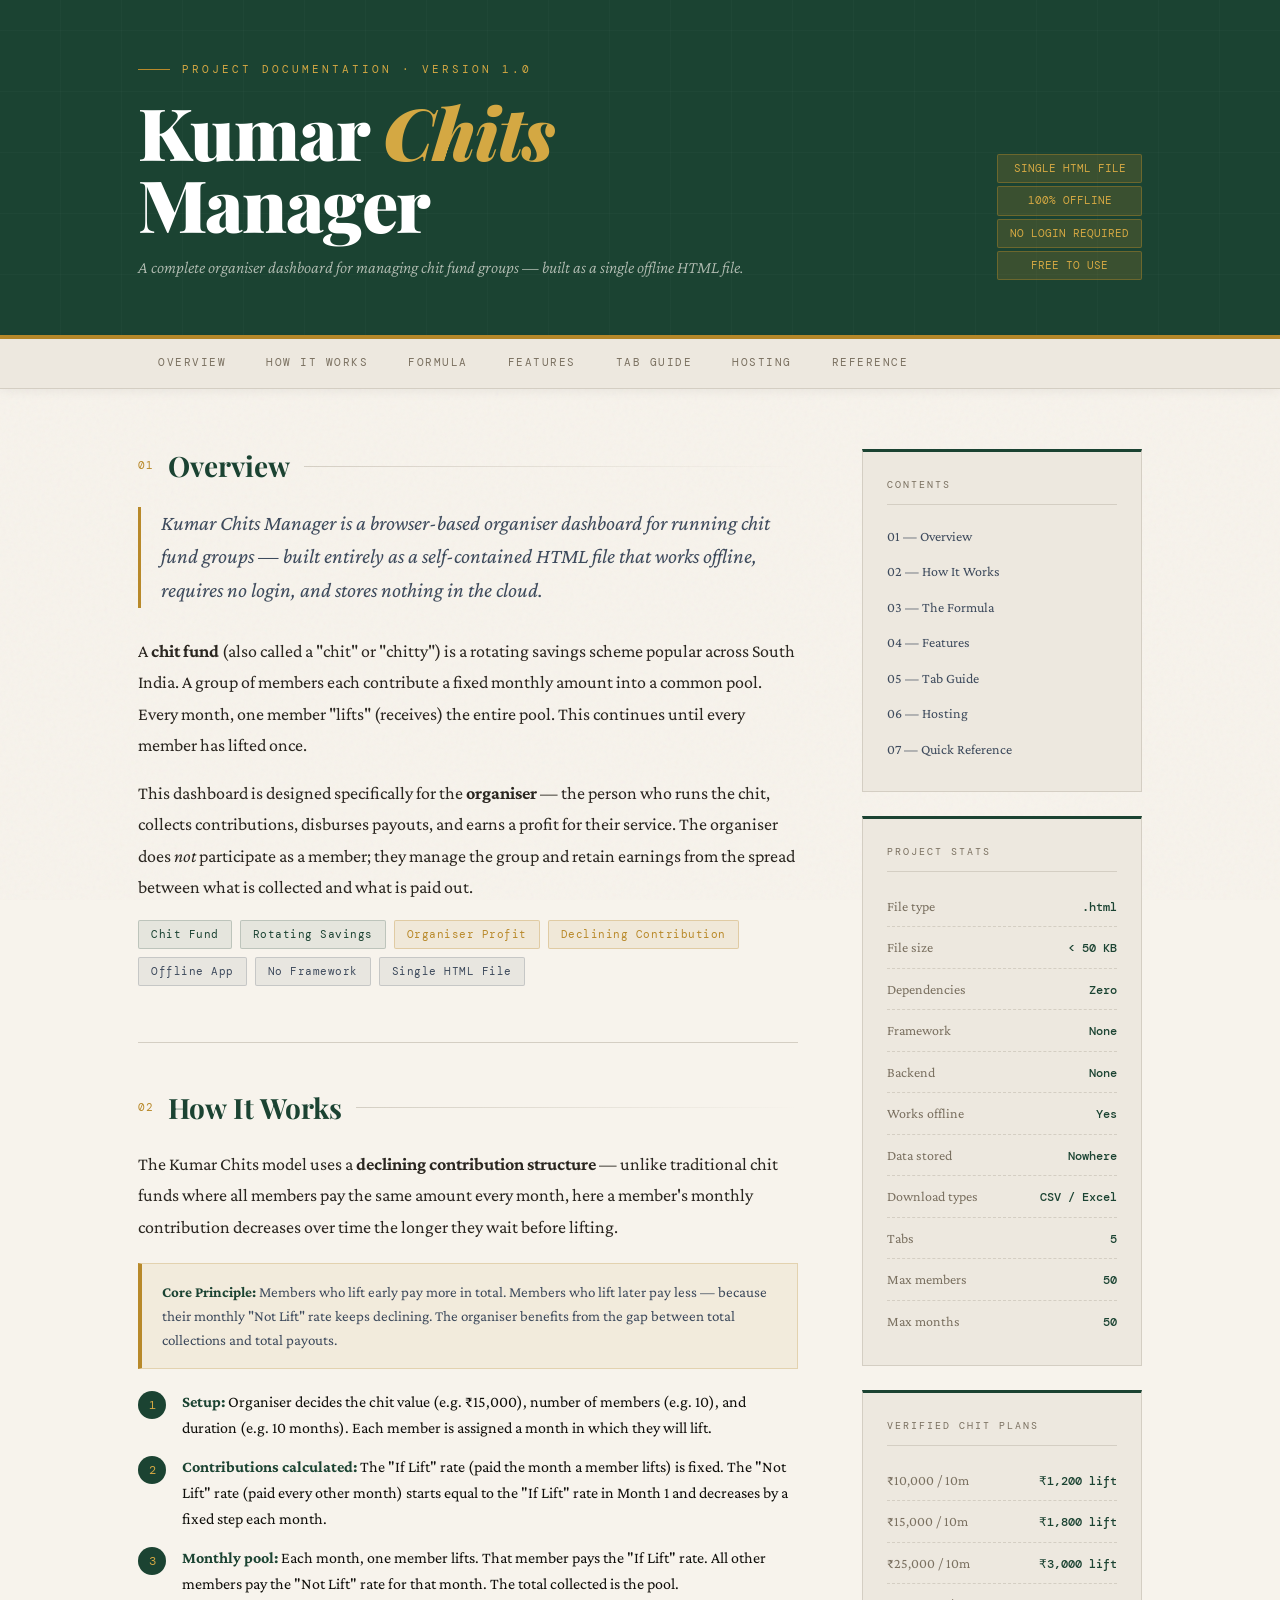
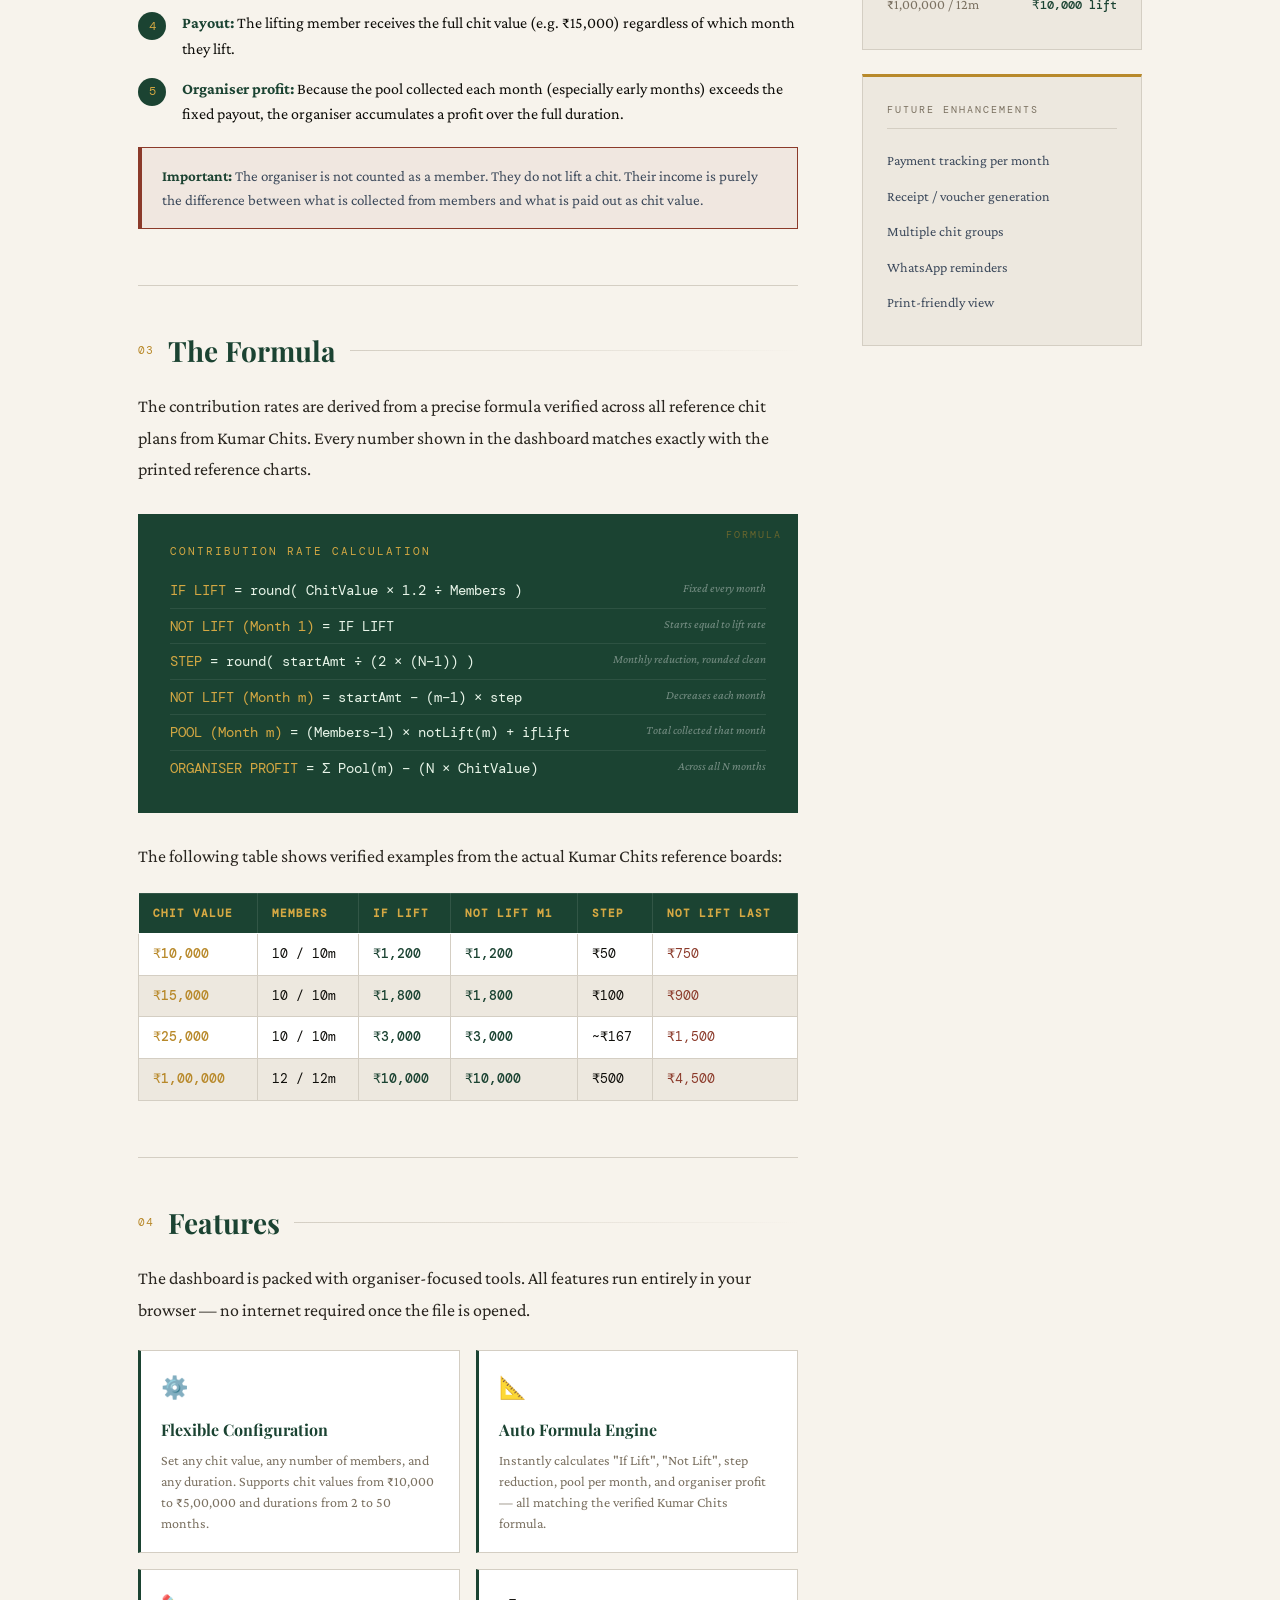
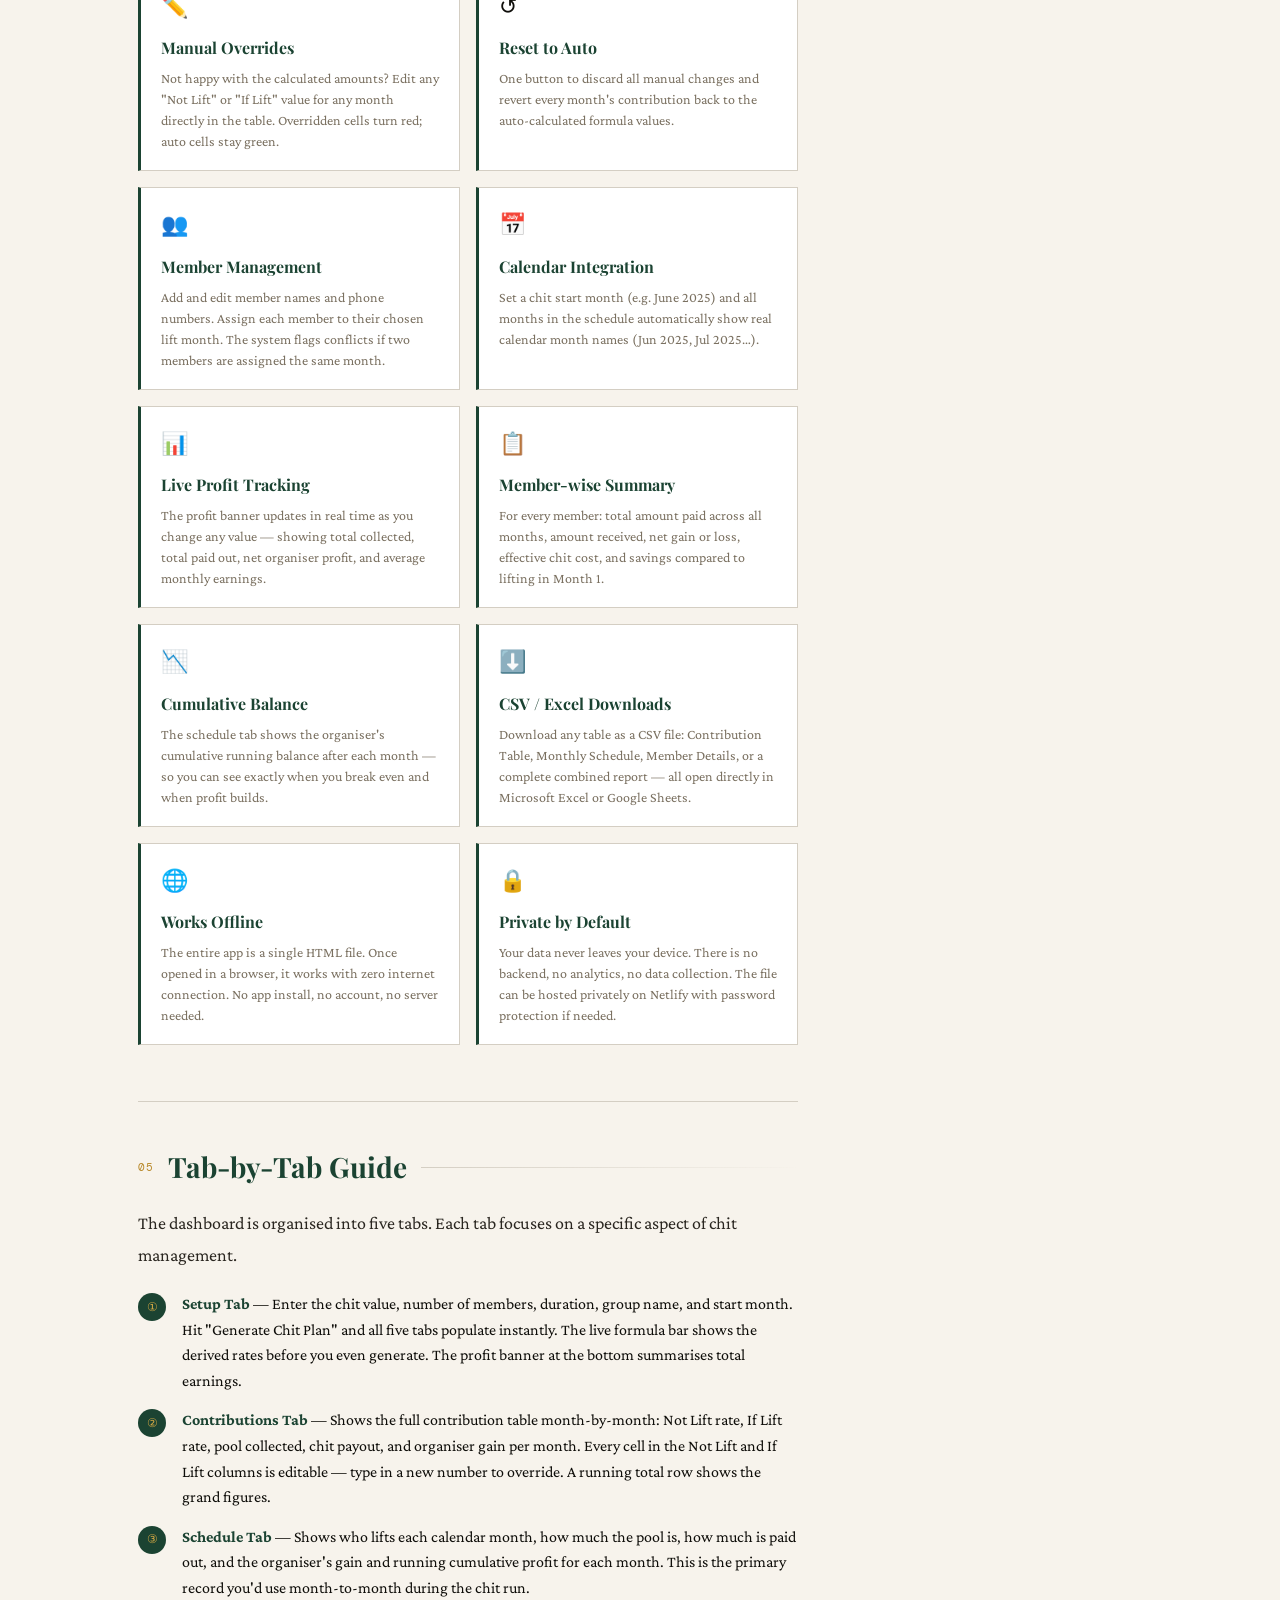
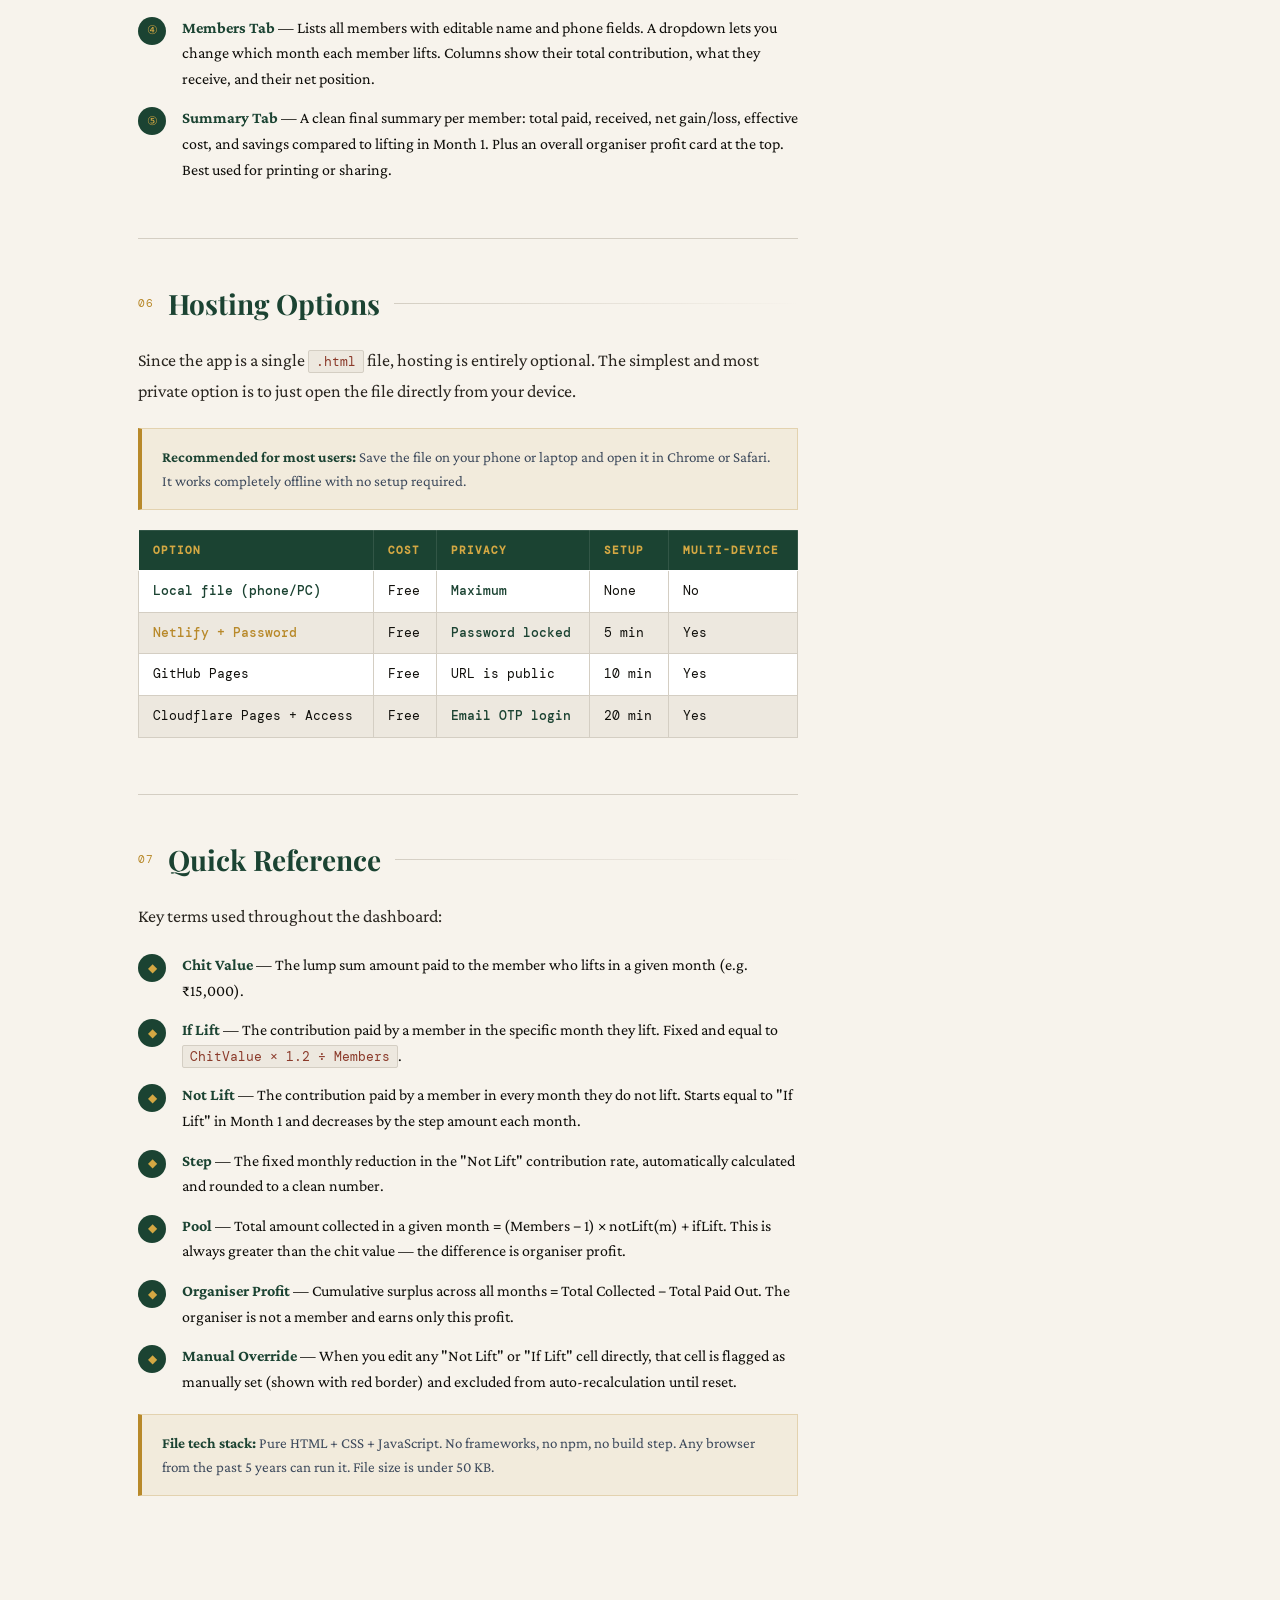
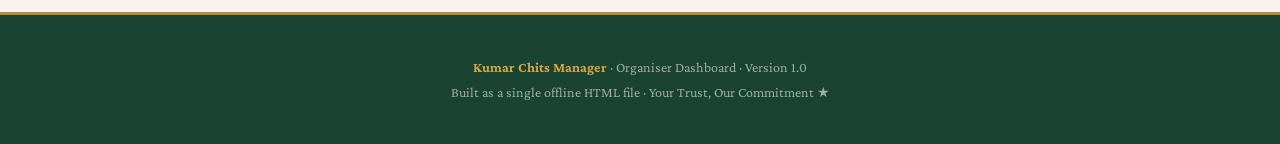
<file: README.html>
<!DOCTYPE html>
<html lang="en">
<head>
<meta charset="UTF-8">
<meta name="viewport" content="width=device-width, initial-scale=1.0">
<title>Kumar Chits — Project Wiki</title>
<link href="https://fonts.googleapis.com/css2?family=Playfair+Display:ital,wght@0,400;0,700;0,900;1,400;1,700&family=Crimson+Pro:ital,wght@0,300;0,400;0,600;1,300;1,400&family=DM+Mono:wght@400;500&display=swap" rel="stylesheet">
<style>
:root {
  --ink: #0F0E0A;
  --paper: #F7F3EC;
  --paper2: #EDE8DF;
  --gold: #B8892A;
  --gold-light: #D4A843;
  --green: #1B4332;
  --green-light: #2D6A4F;
  --rust: #8B3A2A;
  --slate: #3D4A5C;
  --muted: #7A7060;
  --rule: #D4CEC3;
}

* { margin:0; padding:0; box-sizing:border-box; }

html { scroll-behavior: smooth; }

body {
  background: var(--paper);
  color: var(--ink);
  font-family: 'Crimson Pro', Georgia, serif;
  font-size: 18px;
  line-height: 1.75;
  min-height: 100vh;
}

/* GRAIN TEXTURE */
body::before {
  content:'';
  position:fixed; inset:0;
  background-image: url("data:image/svg+xml,%3Csvg viewBox='0 0 256 256' xmlns='http://www.w3.org/2000/svg'%3E%3Cfilter id='noise'%3E%3CfeTurbulence type='fractalNoise' baseFrequency='0.9' numOctaves='4' stitchTiles='stitch'/%3E%3C/filter%3E%3Crect width='100%25' height='100%25' filter='url(%23noise)' opacity='0.04'/%3E%3C/svg%3E");
  pointer-events:none; z-index:0;
}

/* PAGE LAYOUT */
.page { position:relative; z-index:1; }

/* MASTHEAD */
.masthead {
  background: var(--green);
  color: var(--paper);
  padding: 0;
  border-bottom: 4px solid var(--gold);
  position: relative;
  overflow: hidden;
}

.masthead::before {
  content:'';
  position:absolute; inset:0;
  background: repeating-linear-gradient(
    90deg,
    transparent, transparent 60px,
    rgba(255,255,255,0.02) 60px, rgba(255,255,255,0.02) 61px
  ), repeating-linear-gradient(
    0deg,
    transparent, transparent 60px,
    rgba(255,255,255,0.02) 60px, rgba(255,255,255,0.02) 61px
  );
}

.masthead-inner {
  position: relative;
  max-width: 1100px;
  margin: 0 auto;
  padding: 60px 48px 52px;
  display: grid;
  grid-template-columns: 1fr auto;
  gap: 40px;
  align-items: end;
}

.masthead-eyebrow {
  font-family: 'DM Mono', monospace;
  font-size: 11px;
  letter-spacing: 3px;
  text-transform: uppercase;
  color: var(--gold-light);
  margin-bottom: 16px;
  display: flex;
  align-items: center;
  gap: 12px;
}

.masthead-eyebrow::before {
  content:'';
  width:32px; height:1px;
  background: var(--gold);
}

.masthead h1 {
  font-family: 'Playfair Display', serif;
  font-size: clamp(42px, 6vw, 72px);
  font-weight: 900;
  line-height: 1;
  letter-spacing: -1px;
  color: #fff;
  margin-bottom: 8px;
}

.masthead h1 span { color: var(--gold-light); font-style: italic; }

.masthead-sub {
  font-size: 17px;
  color: rgba(247,243,236,0.7);
  font-style: italic;
  font-weight: 300;
  margin-top: 14px;
}

.masthead-meta {
  text-align: right;
}

.meta-pill {
  display: inline-block;
  background: rgba(184,137,42,0.2);
  border: 1px solid rgba(184,137,42,0.4);
  color: var(--gold-light);
  font-family: 'DM Mono', monospace;
  font-size: 11px;
  padding: 4px 12px;
  border-radius: 2px;
  margin: 3px 0;
  display: block;
  text-align: center;
}

.masthead-stamp {
  font-family: 'Playfair Display', serif;
  font-size: 64px;
  color: rgba(184,137,42,0.15);
  line-height: 1;
  position: absolute;
  right: 48px;
  top: 50%;
  transform: translateY(-50%);
  font-style: italic;
  pointer-events: none;
  user-select: none;
}

/* NAV */
nav {
  background: var(--paper2);
  border-bottom: 1px solid var(--rule);
  position: sticky;
  top: 0;
  z-index: 100;
  box-shadow: 0 2px 12px rgba(0,0,0,0.06);
}

.nav-inner {
  max-width: 1100px;
  margin: 0 auto;
  padding: 0 48px;
  display: flex;
  gap: 0;
  overflow-x: auto;
}

.nav-inner a {
  font-family: 'DM Mono', monospace;
  font-size: 11px;
  letter-spacing: 1.5px;
  text-transform: uppercase;
  color: var(--muted);
  text-decoration: none;
  padding: 14px 20px;
  border-bottom: 2px solid transparent;
  white-space: nowrap;
  transition: all 0.2s;
}

.nav-inner a:hover {
  color: var(--green);
  border-bottom-color: var(--gold);
}

/* CONTENT */
.content {
  max-width: 1100px;
  margin: 0 auto;
  padding: 60px 48px;
  display: grid;
  grid-template-columns: 1fr 280px;
  gap: 64px;
  align-items: start;
}

/* SIDEBAR */
.sidebar {
  position: sticky;
  top: 80px;
}

.sidebar-box {
  background: var(--paper2);
  border: 1px solid var(--rule);
  border-top: 3px solid var(--green);
  padding: 24px;
  margin-bottom: 24px;
}

.sidebar-title {
  font-family: 'DM Mono', monospace;
  font-size: 10px;
  letter-spacing: 2px;
  text-transform: uppercase;
  color: var(--muted);
  margin-bottom: 14px;
  padding-bottom: 10px;
  border-bottom: 1px solid var(--rule);
}

.sidebar-box a {
  display: block;
  font-size: 14px;
  color: var(--slate);
  text-decoration: none;
  padding: 5px 0;
  border-bottom: 1px solid transparent;
  transition: all 0.15s;
}

.sidebar-box a:hover { color: var(--green); border-bottom-color: var(--gold); padding-left: 6px; }

.stat-item {
  display: flex;
  justify-content: space-between;
  align-items: baseline;
  padding: 8px 0;
  border-bottom: 1px dashed var(--rule);
  font-size: 14px;
}
.stat-item:last-child { border-bottom: none; }
.stat-label { color: var(--muted); }
.stat-val { font-family: 'DM Mono', monospace; font-size: 12px; color: var(--green); font-weight: 500; }

/* ARTICLE */
article { min-width: 0; }

/* SECTION */
.wiki-section {
  margin-bottom: 56px;
  scroll-margin-top: 80px;
}

.section-rule {
  display: flex;
  align-items: center;
  gap: 14px;
  margin-bottom: 24px;
}

.section-num {
  font-family: 'DM Mono', monospace;
  font-size: 11px;
  color: var(--gold);
  letter-spacing: 1px;
  flex-shrink: 0;
}

h2 {
  font-family: 'Playfair Display', serif;
  font-size: 28px;
  font-weight: 700;
  color: var(--green);
  line-height: 1.2;
}

.section-line {
  flex: 1;
  height: 1px;
  background: linear-gradient(90deg, var(--rule), transparent);
}

p { margin-bottom: 16px; color: #2A2620; }

p:last-child { margin-bottom: 0; }

/* LEAD */
.lead {
  font-size: 21px;
  line-height: 1.6;
  color: var(--slate);
  font-style: italic;
  border-left: 3px solid var(--gold);
  padding-left: 20px;
  margin-bottom: 28px;
}

/* FEATURES GRID */
.feature-grid {
  display: grid;
  grid-template-columns: 1fr 1fr;
  gap: 16px;
  margin: 24px 0;
}

.feature-card {
  background: #fff;
  border: 1px solid var(--rule);
  border-left: 3px solid var(--green);
  padding: 18px 20px;
  transition: all 0.2s;
}

.feature-card:hover {
  border-left-color: var(--gold);
  box-shadow: 0 4px 16px rgba(0,0,0,0.06);
  transform: translateY(-2px);
}

.feature-icon {
  font-size: 22px;
  margin-bottom: 8px;
  display: block;
}

.feature-title {
  font-family: 'Playfair Display', serif;
  font-size: 16px;
  font-weight: 700;
  color: var(--green);
  margin-bottom: 6px;
}

.feature-desc {
  font-size: 14px;
  line-height: 1.5;
  color: var(--muted);
  margin: 0;
}

/* FORMULA BOX */
.formula-box {
  background: var(--green);
  color: var(--paper);
  padding: 28px 32px;
  margin: 28px 0;
  position: relative;
  overflow: hidden;
}

.formula-box::before {
  content: 'FORMULA';
  position: absolute;
  top: 12px; right: 16px;
  font-family: 'DM Mono', monospace;
  font-size: 10px;
  letter-spacing: 2px;
  color: rgba(184,137,42,0.5);
}

.formula-title {
  font-family: 'DM Mono', monospace;
  font-size: 11px;
  letter-spacing: 2px;
  color: var(--gold-light);
  text-transform: uppercase;
  margin-bottom: 12px;
}

.formula-line {
  font-family: 'DM Mono', monospace;
  font-size: 14px;
  color: #E8F5E9;
  padding: 5px 0;
  border-bottom: 1px solid rgba(255,255,255,0.08);
  display: flex;
  justify-content: space-between;
  gap: 16px;
  flex-wrap: wrap;
}

.formula-line:last-child { border-bottom: none; }
.formula-key { color: var(--gold-light); }
.formula-comment { color: rgba(255,255,255,0.4); font-size: 12px; font-style: italic; font-family: 'Crimson Pro', serif; }

/* REFERENCE TABLE */
.ref-table {
  width: 100%;
  border-collapse: collapse;
  margin: 20px 0;
  font-size: 14px;
}

.ref-table th {
  background: var(--green);
  color: var(--gold-light);
  font-family: 'DM Mono', monospace;
  font-size: 11px;
  letter-spacing: 1px;
  text-transform: uppercase;
  padding: 10px 14px;
  text-align: left;
  border: 1px solid rgba(255,255,255,0.1);
}

.ref-table td {
  padding: 9px 14px;
  border: 1px solid var(--rule);
  font-family: 'DM Mono', monospace;
  font-size: 13px;
}

.ref-table tr:nth-child(even) td { background: var(--paper2); }
.ref-table tr:nth-child(odd) td { background: #fff; }
.ref-table .td-green { color: var(--green); font-weight: 500; }
.ref-table .td-gold { color: var(--gold); font-weight: 500; }
.ref-table .td-rust { color: var(--rust); }

/* CALLOUT */
.callout {
  background: rgba(184,137,42,0.08);
  border: 1px solid rgba(184,137,42,0.25);
  border-left: 4px solid var(--gold);
  padding: 16px 20px;
  margin: 20px 0;
  font-size: 15px;
  line-height: 1.6;
  color: var(--slate);
}

.callout strong { color: var(--green); }

.callout-warn {
  background: rgba(139,58,42,0.06);
  border-color: var(--rust);
  border-left-color: var(--rust);
}

/* STEP LIST */
.step-list { margin: 20px 0; list-style: none; }
.step-list li {
  display: flex;
  gap: 16px;
  margin-bottom: 14px;
  align-items: flex-start;
}
.step-num {
  flex-shrink: 0;
  width: 28px; height: 28px;
  background: var(--green);
  color: var(--gold-light);
  font-family: 'DM Mono', monospace;
  font-size: 12px;
  border-radius: 50%;
  display: flex; align-items: center; justify-content: center;
  margin-top: 2px;
}
.step-body { font-size: 16px; line-height: 1.6; }
.step-body strong { color: var(--green); }

/* INLINE CODE */
code {
  font-family: 'DM Mono', monospace;
  font-size: 13px;
  background: var(--paper2);
  border: 1px solid var(--rule);
  padding: 2px 7px;
  border-radius: 2px;
  color: var(--rust);
}

/* TAG LIST */
.tag-list { display: flex; flex-wrap: wrap; gap: 8px; margin: 16px 0; }
.tag {
  font-family: 'DM Mono', monospace;
  font-size: 11px;
  letter-spacing: 0.5px;
  padding: 4px 12px;
  border-radius: 2px;
  border: 1px solid;
}
.tag-green { background: rgba(27,67,50,0.08); border-color: rgba(27,67,50,0.2); color: var(--green); }
.tag-gold { background: rgba(184,137,42,0.1); border-color: rgba(184,137,42,0.3); color: var(--gold); }
.tag-slate { background: rgba(61,74,92,0.08); border-color: rgba(61,74,92,0.2); color: var(--slate); }

/* DIVIDER */
.divider {
  border: none;
  border-top: 1px solid var(--rule);
  margin: 48px 0;
}

/* FOOTER */
footer {
  background: var(--green);
  color: rgba(247,243,236,0.6);
  padding: 40px 48px;
  text-align: center;
  border-top: 3px solid var(--gold);
  font-size: 14px;
}

footer strong { color: var(--gold-light); }

/* PRINT */
@media print {
  nav, .sidebar { display: none; }
  .content { grid-template-columns: 1fr; }
}

@media (max-width: 900px) {
  .masthead-inner { grid-template-columns: 1fr; }
  .masthead-stamp { display: none; }
  .content { grid-template-columns: 1fr; padding: 32px 20px; }
  .sidebar { position: static; }
  .feature-grid { grid-template-columns: 1fr; }
  .nav-inner { padding: 0 20px; }
  .masthead-inner { padding: 40px 24px 36px; }
}
</style>
</head>
<body>
<div class="page">

<!-- MASTHEAD -->
<header class="masthead">
  <div class="masthead-inner">
    <div>
      <div class="masthead-eyebrow">Project Documentation · Version 1.0</div>
      <h1>Kumar <span>Chits</span><br>Manager</h1>
      <p class="masthead-sub">A complete organiser dashboard for managing chit fund groups — built as a single offline HTML file.</p>
    </div>
    <div class="masthead-meta">
      <div class="meta-pill">SINGLE HTML FILE</div>
      <div class="meta-pill">100% OFFLINE</div>
      <div class="meta-pill">NO LOGIN REQUIRED</div>
      <div class="meta-pill">FREE TO USE</div>
    </div>
  </div>
</header>

<!-- NAV -->
<nav>
  <div class="nav-inner">
    <a href="#overview">Overview</a>
    <a href="#how-it-works">How It Works</a>
    <a href="#formula">Formula</a>
    <a href="#features">Features</a>
    <a href="#tabs">Tab Guide</a>
    <a href="#hosting">Hosting</a>
    <a href="#reference">Reference</a>
  </div>
</nav>

<div class="content">

<!-- MAIN ARTICLE -->
<article>

  <!-- OVERVIEW -->
  <section class="wiki-section" id="overview">
    <div class="section-rule">
      <span class="section-num">01</span>
      <h2>Overview</h2>
      <div class="section-line"></div>
    </div>

    <p class="lead">Kumar Chits Manager is a browser-based organiser dashboard for running chit fund groups — built entirely as a self-contained HTML file that works offline, requires no login, and stores nothing in the cloud.</p>

    <p>A <strong>chit fund</strong> (also called a "chit" or "chitty") is a rotating savings scheme popular across South India. A group of members each contribute a fixed monthly amount into a common pool. Every month, one member "lifts" (receives) the entire pool. This continues until every member has lifted once.</p>

    <p>This dashboard is designed specifically for the <strong>organiser</strong> — the person who runs the chit, collects contributions, disburses payouts, and earns a profit for their service. The organiser does <em>not</em> participate as a member; they manage the group and retain earnings from the spread between what is collected and what is paid out.</p>

    <div class="tag-list">
      <span class="tag tag-green">Chit Fund</span>
      <span class="tag tag-green">Rotating Savings</span>
      <span class="tag tag-gold">Organiser Profit</span>
      <span class="tag tag-gold">Declining Contribution</span>
      <span class="tag tag-slate">Offline App</span>
      <span class="tag tag-slate">No Framework</span>
      <span class="tag tag-slate">Single HTML File</span>
    </div>
  </section>

  <hr class="divider">

  <!-- HOW IT WORKS -->
  <section class="wiki-section" id="how-it-works">
    <div class="section-rule">
      <span class="section-num">02</span>
      <h2>How It Works</h2>
      <div class="section-line"></div>
    </div>

    <p>The Kumar Chits model uses a <strong>declining contribution structure</strong> — unlike traditional chit funds where all members pay the same amount every month, here a member's monthly contribution decreases over time the longer they wait before lifting.</p>

    <div class="callout">
      <strong>Core Principle:</strong> Members who lift early pay more in total. Members who lift later pay less — because their monthly "Not Lift" rate keeps declining. The organiser benefits from the gap between total collections and total payouts.
    </div>

    <ul class="step-list">
      <li>
        <div class="step-num">1</div>
        <div class="step-body"><strong>Setup:</strong> Organiser decides the chit value (e.g. ₹15,000), number of members (e.g. 10), and duration (e.g. 10 months). Each member is assigned a month in which they will lift.</div>
      </li>
      <li>
        <div class="step-num">2</div>
        <div class="step-body"><strong>Contributions calculated:</strong> The "If Lift" rate (paid the month a member lifts) is fixed. The "Not Lift" rate (paid every other month) starts equal to the "If Lift" rate in Month 1 and decreases by a fixed step each month.</div>
      </li>
      <li>
        <div class="step-num">3</div>
        <div class="step-body"><strong>Monthly pool:</strong> Each month, one member lifts. That member pays the "If Lift" rate. All other members pay the "Not Lift" rate for that month. The total collected is the pool.</div>
      </li>
      <li>
        <div class="step-num">4</div>
        <div class="step-body"><strong>Payout:</strong> The lifting member receives the full chit value (e.g. ₹15,000) regardless of which month they lift.</div>
      </li>
      <li>
        <div class="step-num">5</div>
        <div class="step-body"><strong>Organiser profit:</strong> Because the pool collected each month (especially early months) exceeds the fixed payout, the organiser accumulates a profit over the full duration.</div>
      </li>
    </ul>

    <div class="callout callout-warn">
      <strong>Important:</strong> The organiser is not counted as a member. They do not lift a chit. Their income is purely the difference between what is collected from members and what is paid out as chit value.
    </div>
  </section>

  <hr class="divider">

  <!-- FORMULA -->
  <section class="wiki-section" id="formula">
    <div class="section-rule">
      <span class="section-num">03</span>
      <h2>The Formula</h2>
      <div class="section-line"></div>
    </div>

    <p>The contribution rates are derived from a precise formula verified across all reference chit plans from Kumar Chits. Every number shown in the dashboard matches exactly with the printed reference charts.</p>

    <div class="formula-box">
      <div class="formula-title">Contribution Rate Calculation</div>
      <div class="formula-line">
        <span><span class="formula-key">IF LIFT</span> = round( ChitValue × 1.2 ÷ Members )</span>
        <span class="formula-comment">Fixed every month</span>
      </div>
      <div class="formula-line">
        <span><span class="formula-key">NOT LIFT (Month 1)</span> = IF LIFT</span>
        <span class="formula-comment">Starts equal to lift rate</span>
      </div>
      <div class="formula-line">
        <span><span class="formula-key">STEP</span> = round( startAmt ÷ (2 × (N−1)) )</span>
        <span class="formula-comment">Monthly reduction, rounded clean</span>
      </div>
      <div class="formula-line">
        <span><span class="formula-key">NOT LIFT (Month m)</span> = startAmt − (m−1) × step</span>
        <span class="formula-comment">Decreases each month</span>
      </div>
      <div class="formula-line">
        <span><span class="formula-key">POOL (Month m)</span> = (Members−1) × notLift(m) + ifLift</span>
        <span class="formula-comment">Total collected that month</span>
      </div>
      <div class="formula-line">
        <span><span class="formula-key">ORGANISER PROFIT</span> = Σ Pool(m) − (N × ChitValue)</span>
        <span class="formula-comment">Across all N months</span>
      </div>
    </div>

    <p>The following table shows verified examples from the actual Kumar Chits reference boards:</p>

    <table class="ref-table">
      <thead>
        <tr>
          <th>Chit Value</th>
          <th>Members</th>
          <th>If Lift</th>
          <th>Not Lift M1</th>
          <th>Step</th>
          <th>Not Lift Last</th>
        </tr>
      </thead>
      <tbody>
        <tr>
          <td class="td-gold">₹10,000</td>
          <td>10 / 10m</td>
          <td class="td-green">₹1,200</td>
          <td class="td-green">₹1,200</td>
          <td>₹50</td>
          <td class="td-rust">₹750</td>
        </tr>
        <tr>
          <td class="td-gold">₹15,000</td>
          <td>10 / 10m</td>
          <td class="td-green">₹1,800</td>
          <td class="td-green">₹1,800</td>
          <td>₹100</td>
          <td class="td-rust">₹900</td>
        </tr>
        <tr>
          <td class="td-gold">₹25,000</td>
          <td>10 / 10m</td>
          <td class="td-green">₹3,000</td>
          <td class="td-green">₹3,000</td>
          <td>~₹167</td>
          <td class="td-rust">₹1,500</td>
        </tr>
        <tr>
          <td class="td-gold">₹1,00,000</td>
          <td>12 / 12m</td>
          <td class="td-green">₹10,000</td>
          <td class="td-green">₹10,000</td>
          <td>₹500</td>
          <td class="td-rust">₹4,500</td>
        </tr>
      </tbody>
    </table>
  </section>

  <hr class="divider">

  <!-- FEATURES -->
  <section class="wiki-section" id="features">
    <div class="section-rule">
      <span class="section-num">04</span>
      <h2>Features</h2>
      <div class="section-line"></div>
    </div>

    <p>The dashboard is packed with organiser-focused tools. All features run entirely in your browser — no internet required once the file is opened.</p>

    <div class="feature-grid">

      <div class="feature-card">
        <span class="feature-icon">⚙️</span>
        <div class="feature-title">Flexible Configuration</div>
        <p class="feature-desc">Set any chit value, any number of members, and any duration. Supports chit values from ₹10,000 to ₹5,00,000 and durations from 2 to 50 months.</p>
      </div>

      <div class="feature-card">
        <span class="feature-icon">📐</span>
        <div class="feature-title">Auto Formula Engine</div>
        <p class="feature-desc">Instantly calculates "If Lift", "Not Lift", step reduction, pool per month, and organiser profit — all matching the verified Kumar Chits formula.</p>
      </div>

      <div class="feature-card">
        <span class="feature-icon">✏️</span>
        <div class="feature-title">Manual Overrides</div>
        <p class="feature-desc">Not happy with the calculated amounts? Edit any "Not Lift" or "If Lift" value for any month directly in the table. Overridden cells turn red; auto cells stay green.</p>
      </div>

      <div class="feature-card">
        <span class="feature-icon">↺</span>
        <div class="feature-title">Reset to Auto</div>
        <p class="feature-desc">One button to discard all manual changes and revert every month's contribution back to the auto-calculated formula values.</p>
      </div>

      <div class="feature-card">
        <span class="feature-icon">👥</span>
        <div class="feature-title">Member Management</div>
        <p class="feature-desc">Add and edit member names and phone numbers. Assign each member to their chosen lift month. The system flags conflicts if two members are assigned the same month.</p>
      </div>

      <div class="feature-card">
        <span class="feature-icon">📅</span>
        <div class="feature-title">Calendar Integration</div>
        <p class="feature-desc">Set a chit start month (e.g. June 2025) and all months in the schedule automatically show real calendar month names (Jun 2025, Jul 2025…).</p>
      </div>

      <div class="feature-card">
        <span class="feature-icon">📊</span>
        <div class="feature-title">Live Profit Tracking</div>
        <p class="feature-desc">The profit banner updates in real time as you change any value — showing total collected, total paid out, net organiser profit, and average monthly earnings.</p>
      </div>

      <div class="feature-card">
        <span class="feature-icon">📋</span>
        <div class="feature-title">Member-wise Summary</div>
        <p class="feature-desc">For every member: total amount paid across all months, amount received, net gain or loss, effective chit cost, and savings compared to lifting in Month 1.</p>
      </div>

      <div class="feature-card">
        <span class="feature-icon">📉</span>
        <div class="feature-title">Cumulative Balance</div>
        <p class="feature-desc">The schedule tab shows the organiser's cumulative running balance after each month — so you can see exactly when you break even and when profit builds.</p>
      </div>

      <div class="feature-card">
        <span class="feature-icon">⬇️</span>
        <div class="feature-title">CSV / Excel Downloads</div>
        <p class="feature-desc">Download any table as a CSV file: Contribution Table, Monthly Schedule, Member Details, or a complete combined report — all open directly in Microsoft Excel or Google Sheets.</p>
      </div>

      <div class="feature-card">
        <span class="feature-icon">🌐</span>
        <div class="feature-title">Works Offline</div>
        <p class="feature-desc">The entire app is a single HTML file. Once opened in a browser, it works with zero internet connection. No app install, no account, no server needed.</p>
      </div>

      <div class="feature-card">
        <span class="feature-icon">🔒</span>
        <div class="feature-title">Private by Default</div>
        <p class="feature-desc">Your data never leaves your device. There is no backend, no analytics, no data collection. The file can be hosted privately on Netlify with password protection if needed.</p>
      </div>

    </div>
  </section>

  <hr class="divider">

  <!-- TAB GUIDE -->
  <section class="wiki-section" id="tabs">
    <div class="section-rule">
      <span class="section-num">05</span>
      <h2>Tab-by-Tab Guide</h2>
      <div class="section-line"></div>
    </div>

    <p>The dashboard is organised into five tabs. Each tab focuses on a specific aspect of chit management.</p>

    <ul class="step-list">
      <li>
        <div class="step-num">①</div>
        <div class="step-body">
          <strong>Setup Tab</strong> — Enter the chit value, number of members, duration, group name, and start month. Hit "Generate Chit Plan" and all five tabs populate instantly. The live formula bar shows the derived rates before you even generate. The profit banner at the bottom summarises total earnings.
        </div>
      </li>
      <li>
        <div class="step-num">②</div>
        <div class="step-body">
          <strong>Contributions Tab</strong> — Shows the full contribution table month-by-month: Not Lift rate, If Lift rate, pool collected, chit payout, and organiser gain per month. Every cell in the Not Lift and If Lift columns is editable — type in a new number to override. A running total row shows the grand figures.
        </div>
      </li>
      <li>
        <div class="step-num">③</div>
        <div class="step-body">
          <strong>Schedule Tab</strong> — Shows who lifts each calendar month, how much the pool is, how much is paid out, and the organiser's gain and running cumulative profit for each month. This is the primary record you'd use month-to-month during the chit run.
        </div>
      </li>
      <li>
        <div class="step-num">④</div>
        <div class="step-body">
          <strong>Members Tab</strong> — Lists all members with editable name and phone fields. A dropdown lets you change which month each member lifts. Columns show their total contribution, what they receive, and their net position.
        </div>
      </li>
      <li>
        <div class="step-num">⑤</div>
        <div class="step-body">
          <strong>Summary Tab</strong> — A clean final summary per member: total paid, received, net gain/loss, effective cost, and savings compared to lifting in Month 1. Plus an overall organiser profit card at the top. Best used for printing or sharing.
        </div>
      </li>
    </ul>
  </section>

  <hr class="divider">

  <!-- HOSTING -->
  <section class="wiki-section" id="hosting">
    <div class="section-rule">
      <span class="section-num">06</span>
      <h2>Hosting Options</h2>
      <div class="section-line"></div>
    </div>

    <p>Since the app is a single <code>.html</code> file, hosting is entirely optional. The simplest and most private option is to just open the file directly from your device.</p>

    <div class="callout">
      <strong>Recommended for most users:</strong> Save the file on your phone or laptop and open it in Chrome or Safari. It works completely offline with no setup required.
    </div>

    <table class="ref-table">
      <thead>
        <tr>
          <th>Option</th>
          <th>Cost</th>
          <th>Privacy</th>
          <th>Setup</th>
          <th>Multi-device</th>
        </tr>
      </thead>
      <tbody>
        <tr>
          <td class="td-green">Local file (phone/PC)</td>
          <td>Free</td>
          <td class="td-green">Maximum</td>
          <td>None</td>
          <td>No</td>
        </tr>
        <tr>
          <td class="td-gold">Netlify + Password</td>
          <td>Free</td>
          <td class="td-green">Password locked</td>
          <td>5 min</td>
          <td>Yes</td>
        </tr>
        <tr>
          <td>GitHub Pages</td>
          <td>Free</td>
          <td>URL is public</td>
          <td>10 min</td>
          <td>Yes</td>
        </tr>
        <tr>
          <td>Cloudflare Pages + Access</td>
          <td>Free</td>
          <td class="td-green">Email OTP login</td>
          <td>20 min</td>
          <td>Yes</td>
        </tr>
      </tbody>
    </table>
  </section>

  <hr class="divider">

  <!-- REFERENCE -->
  <section class="wiki-section" id="reference">
    <div class="section-rule">
      <span class="section-num">07</span>
      <h2>Quick Reference</h2>
      <div class="section-line"></div>
    </div>

    <p>Key terms used throughout the dashboard:</p>

    <ul class="step-list">
      <li>
        <div class="step-num">◆</div>
        <div class="step-body"><strong>Chit Value</strong> — The lump sum amount paid to the member who lifts in a given month (e.g. ₹15,000).</div>
      </li>
      <li>
        <div class="step-num">◆</div>
        <div class="step-body"><strong>If Lift</strong> — The contribution paid by a member in the specific month they lift. Fixed and equal to <code>ChitValue × 1.2 ÷ Members</code>.</div>
      </li>
      <li>
        <div class="step-num">◆</div>
        <div class="step-body"><strong>Not Lift</strong> — The contribution paid by a member in every month they do not lift. Starts equal to "If Lift" in Month 1 and decreases by the step amount each month.</div>
      </li>
      <li>
        <div class="step-num">◆</div>
        <div class="step-body"><strong>Step</strong> — The fixed monthly reduction in the "Not Lift" contribution rate, automatically calculated and rounded to a clean number.</div>
      </li>
      <li>
        <div class="step-num">◆</div>
        <div class="step-body"><strong>Pool</strong> — Total amount collected in a given month = (Members − 1) × notLift(m) + ifLift. This is always greater than the chit value — the difference is organiser profit.</div>
      </li>
      <li>
        <div class="step-num">◆</div>
        <div class="step-body"><strong>Organiser Profit</strong> — Cumulative surplus across all months = Total Collected − Total Paid Out. The organiser is not a member and earns only this profit.</div>
      </li>
      <li>
        <div class="step-num">◆</div>
        <div class="step-body"><strong>Manual Override</strong> — When you edit any "Not Lift" or "If Lift" cell directly, that cell is flagged as manually set (shown with red border) and excluded from auto-recalculation until reset.</div>
      </li>
    </ul>

    <div class="callout">
      <strong>File tech stack:</strong> Pure HTML + CSS + JavaScript. No frameworks, no npm, no build step. Any browser from the past 5 years can run it. File size is under 50 KB.
    </div>

  </section>

</article>

<!-- SIDEBAR -->
<aside class="sidebar">

  <div class="sidebar-box">
    <div class="sidebar-title">Contents</div>
    <a href="#overview">01 — Overview</a>
    <a href="#how-it-works">02 — How It Works</a>
    <a href="#formula">03 — The Formula</a>
    <a href="#features">04 — Features</a>
    <a href="#tabs">05 — Tab Guide</a>
    <a href="#hosting">06 — Hosting</a>
    <a href="#reference">07 — Quick Reference</a>
  </div>

  <div class="sidebar-box">
    <div class="sidebar-title">Project Stats</div>
    <div class="stat-item"><span class="stat-label">File type</span><span class="stat-val">.html</span></div>
    <div class="stat-item"><span class="stat-label">File size</span><span class="stat-val">&lt; 50 KB</span></div>
    <div class="stat-item"><span class="stat-label">Dependencies</span><span class="stat-val">Zero</span></div>
    <div class="stat-item"><span class="stat-label">Framework</span><span class="stat-val">None</span></div>
    <div class="stat-item"><span class="stat-label">Backend</span><span class="stat-val">None</span></div>
    <div class="stat-item"><span class="stat-label">Works offline</span><span class="stat-val">Yes</span></div>
    <div class="stat-item"><span class="stat-label">Data stored</span><span class="stat-val">Nowhere</span></div>
    <div class="stat-item"><span class="stat-label">Download types</span><span class="stat-val">CSV / Excel</span></div>
    <div class="stat-item"><span class="stat-label">Tabs</span><span class="stat-val">5</span></div>
    <div class="stat-item"><span class="stat-label">Max members</span><span class="stat-val">50</span></div>
    <div class="stat-item"><span class="stat-label">Max months</span><span class="stat-val">50</span></div>
  </div>

  <div class="sidebar-box">
    <div class="sidebar-title">Verified Chit Plans</div>
    <div class="stat-item"><span class="stat-label">₹10,000 / 10m</span><span class="stat-val">₹1,200 lift</span></div>
    <div class="stat-item"><span class="stat-label">₹15,000 / 10m</span><span class="stat-val">₹1,800 lift</span></div>
    <div class="stat-item"><span class="stat-label">₹25,000 / 10m</span><span class="stat-val">₹3,000 lift</span></div>
    <div class="stat-item"><span class="stat-label">₹1,00,000 / 12m</span><span class="stat-val">₹10,000 lift</span></div>
  </div>

  <div class="sidebar-box" style="border-top-color:var(--gold)">
    <div class="sidebar-title">Future Enhancements</div>
    <a href="#">Payment tracking per month</a>
    <a href="#">Receipt / voucher generation</a>
    <a href="#">Multiple chit groups</a>
    <a href="#">WhatsApp reminders</a>
    <a href="#">Print-friendly view</a>
  </div>

</aside>

</div><!-- end .content -->

<footer>
  <strong>Kumar Chits Manager</strong> · Organiser Dashboard · Version 1.0<br>
  Built as a single offline HTML file · Your Trust, Our Commitment ★
</footer>

</div>
</body>
</html>
</file>
